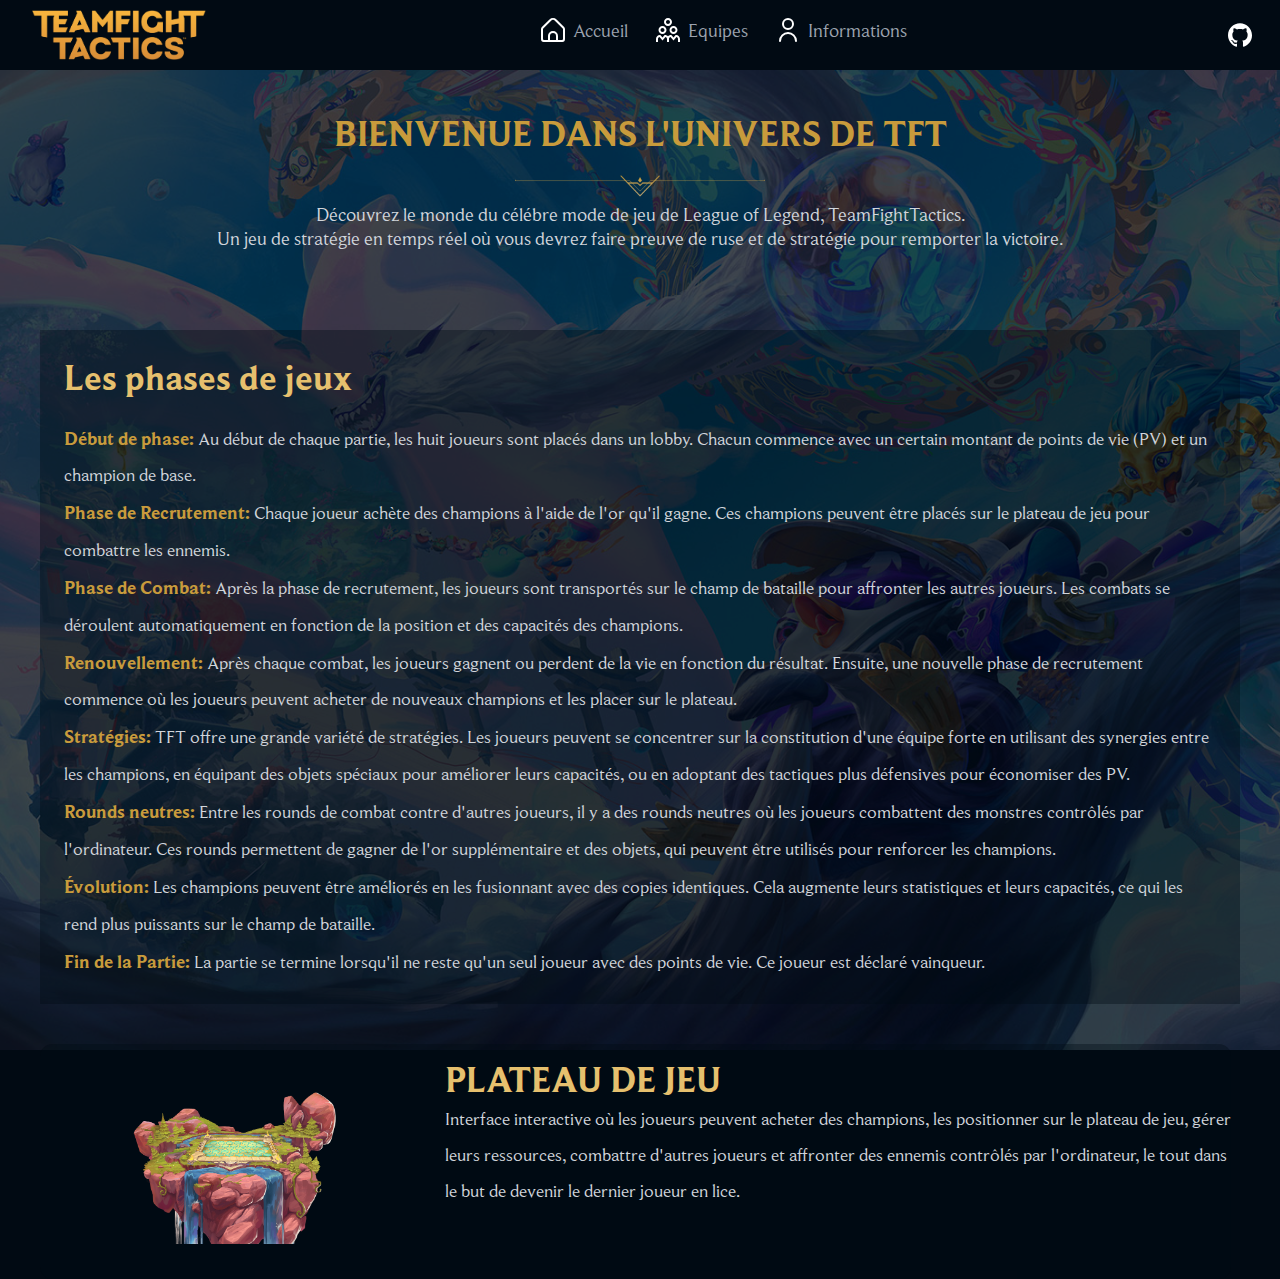
<file: index.html>
<!DOCTYPE html>
<html>
<head>
	<meta charset="utf-8" lang="fr">
	<meta name="viewport" content="width=device-width, initial-scale=1.0">
	<link rel="stylesheet" href="css/style.css" media="all">
	<link rel="shortcut icon" href="img/favicon.png" type="image/png">
	<title>TeamFightTactics Projet </title>
</head>
<body>
	<header>
		<a href="index.html">
			<h1>
				<img src="img/tft.png" alt="Logo TFT" id="logo" height="30"> 
			</h1>
		</a>
		<nav id="navtop">			
			<a class="selected">
				<img src="img/icons/home.svg" alt="home logo" height="24">
				<span>Accueil</span>
			</a>
			<a href="equipes.html">
				<img src="img/icons/team.svg" alt="team logo" height="24">
				<span>Equipes</span>
			</a>
			<a href="infosperso.html">
				<img src="img/icons/utilisateur.svg" alt="infos logo" height="24">
				<span>Informations</span>
			</a>
		</nav>
		<nav id="navtopright">
			<a href="https://github.com/Xamflex6"><img src="img/icons/github.svg" alt="github logo" height="24"></a>
		</nav>
	</header>
	<section class="presentation image-index">
		<div class="top-container">
			<h1 class="title">BIENVENUE DANS L'UNIVERS DE TFT</h1>	
			<img src="img/decorator-hr-lg.png" alt="decorateur" width="250">
			<p>
				Découvrez le monde du célébre mode de jeu de League of Legend, TeamFightTactics. <br />
				Un jeu de stratégie en temps réel où vous devrez faire preuve de ruse et de stratégie pour remporter la victoire.
			</p>
			<div class="container rules">
				<!-- Phases de jeux -->
				<div>
					<h2 class="title2">Les phases de jeux</h2>
					<p><span class="subtitle">Début de phase:</span> Au début de chaque partie, les huit joueurs sont placés dans un lobby. Chacun commence avec un certain montant de points de vie (PV) et un champion de base. </p>
					<p><span class="subtitle">Phase de Recrutement:</span> Chaque joueur achète des champions à l'aide de l'or qu'il gagne. Ces champions peuvent être placés sur le plateau de jeu pour combattre les ennemis. </p>
					<p><span class="subtitle">Phase de Combat:</span> Après la phase de recrutement, les joueurs sont transportés sur le champ de bataille pour affronter les autres joueurs. Les combats se déroulent automatiquement en fonction de la position et des capacités des champions. </p>
					<p><span class="subtitle">Renouvellement:</span> Après chaque combat, les joueurs gagnent ou perdent de la vie en fonction du résultat. Ensuite, une nouvelle phase de recrutement commence où les joueurs peuvent acheter de nouveaux champions et les placer sur le plateau. </p>
					<p><span class="subtitle">Stratégies:</span> TFT offre une grande variété de stratégies. Les joueurs peuvent se concentrer sur la constitution d'une équipe forte en utilisant des synergies entre les champions, en équipant des objets spéciaux pour améliorer leurs capacités, ou en adoptant des tactiques plus défensives pour économiser des PV. </p>
					<p><span class="subtitle">Rounds neutres:</span> Entre les rounds de combat contre d'autres joueurs, il y a des rounds neutres où les joueurs combattent des monstres contrôlés par l'ordinateur. Ces rounds permettent de gagner de l'or supplémentaire et des objets, qui peuvent être utilisés pour renforcer les champions. </p>
					<p><span class="subtitle">Évolution:</span> Les champions peuvent être améliorés en les fusionnant avec des copies identiques. Cela augmente leurs statistiques et leurs capacités, ce qui les rend plus puissants sur le champ de bataille. </p>
					<p><span class="subtitle">Fin de la Partie:</span> La partie se termine lorsqu'il ne reste qu'un seul joueur avec des points de vie. Ce joueur est déclaré vainqueur. </p>
				</div>
			</div>

			<section class="container">
				
				<div class="map">
					<div class="map-img">
						<img src="img/layer-2.png" alt="Map TFT" width="100%">
					</div>
					<div class="map-desc">
						<span class="title2"> PLATEAU DE JEU</span>
						<p> Interface interactive où les joueurs peuvent acheter des champions, les positionner sur le plateau de jeu, gérer leurs ressources, combattre d'autres joueurs et affronter des ennemis contrôlés par l'ordinateur, le tout dans le but de devenir le dernier joueur en lice.</p>
					</div>
			
				</div>

			</section>
		</div>
	</section>

</body>
</html>
</file>
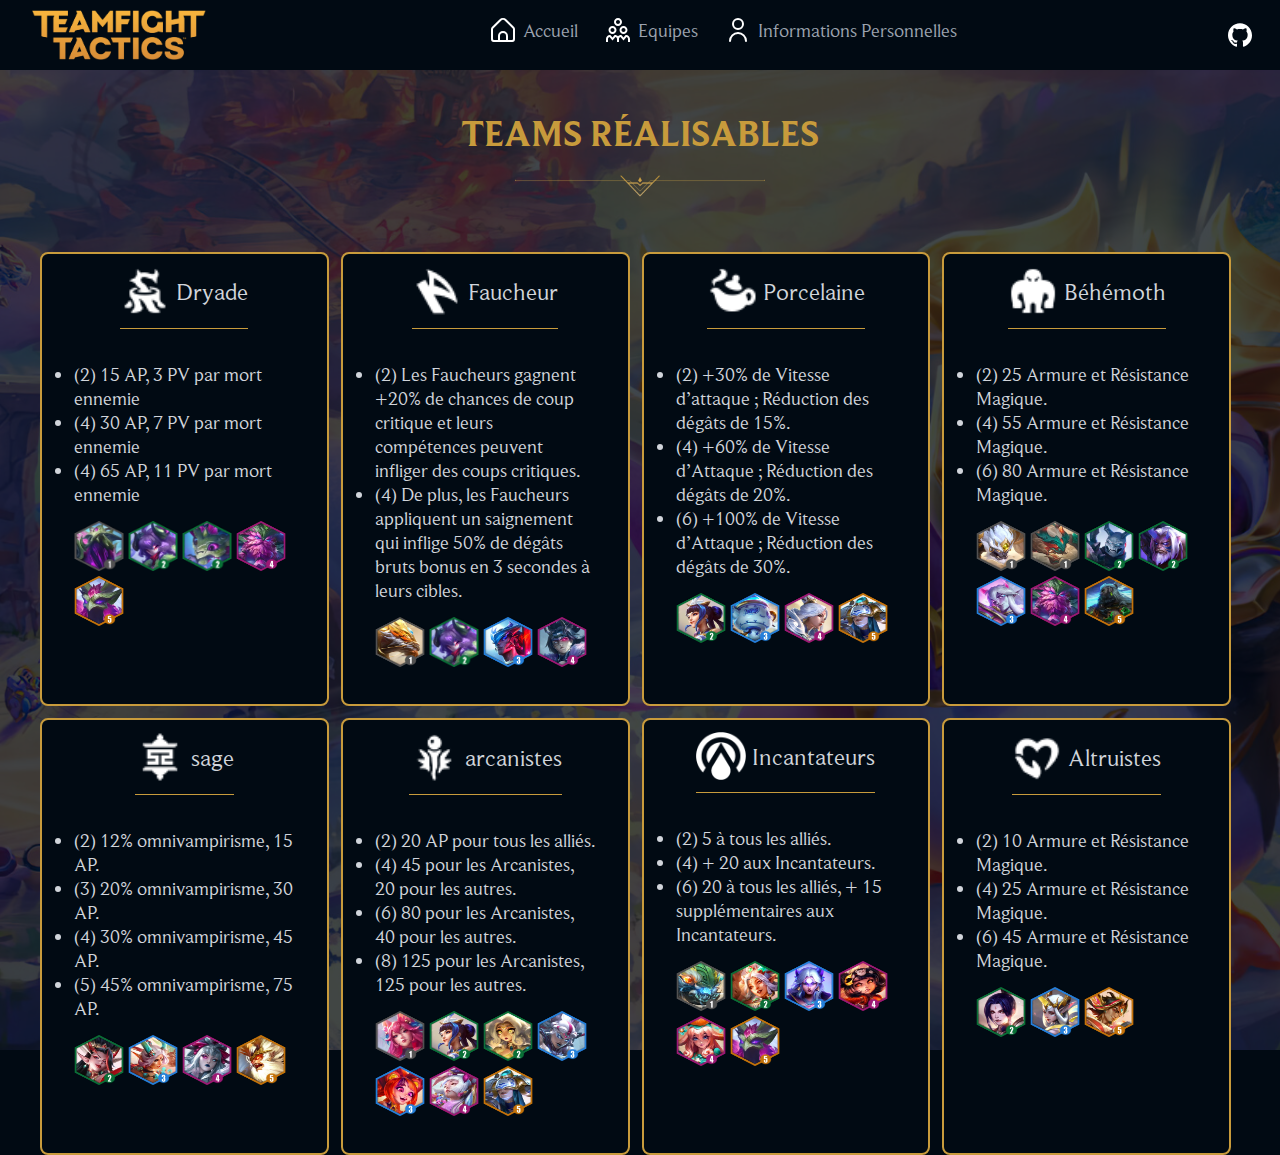
<file: equipes.html>
<!DOCTYPE html>
<html>
<head>
	<meta charset="utf-8">
	<meta name="viewport" content="width=device-width, initial-scale=1.0" lang="fr">
	<link rel="stylesheet" href="css/style.css" media="all">
	<link rel="shortcut icon" href="img/favicon.png" type="image/png">
	<title>TeamFightTactics Projet DevWeb </title>
</head>
<body>
	<header>
		<a href="index.html">
			<h1>
				<img src="img/tft.png" alt="Logo TFT" id="logo" height="30"> 
			</h1>
		</a>
		<nav id="navtop">	
			<a href="/">
				<img src="img/icons/home.svg" alt="home logo" height="24">
				<span>Accueil</span>
			</a>		
			<a href="equipes.html">
				<img src="img/icons/team.svg" alt="team logo" height="24">
				<span>Equipes</span>
			</a>
			<a href="infosperso.html">
				<img src="img/icons/utilisateur.svg" alt="info logo" height="24">
				<span>Informations Personnelles</span>
			</a>
		</nav>
		<nav id="navtopright">
			<a href="https://github.com/Xamflex6"><img src="img/icons/github.svg" alt="GitHub" height="24"></a>
		</nav>
	</header>
	<section class="presentation image-equipes">
		<div class="top-container">
			<h1 class="title">TEAMS RÉALISABLES</h1>
			<img src="img/decorator-hr-lg.png" alt="decorateur" width="250">
			<div class="container">
				<div class="grid-parent">
					<div class="grid-elem">
						<div class="grid-head">
							<img src="img/LogoTeams/dryad.png" alt="dryade logo">
							<span>Dryade</span>
							
						</div>
						<p>
							<ul>
								<li>(2) 15 AP, 3 PV par mort ennemie </li>
								<li>(4) 30 AP, 7 PV par mort ennemie</li>
								<li>(4) 65 AP, 11 PV par mort ennemie</li>
								<div class="persos-tft">
									<img src="img/PersoTeam/reksai.webp" alt="reksai" height="50px">
									<img src="img/PersoTeam/kindred.webp" alt="kindred" height="50px">
									<img src="img/PersoTeam/gnar.webp" alt="gnar" height="50px">
									<img src="img/PersoTeam/ornn.webp" alt="ornn" height="50px">
									<img src="img/PersoTeam/azir.webp" alt="azir" height="50px">
								</div>
							</ul>
						</p>
					</div>
					<div class="grid-elem">
							<div class="grid-head">
								<img src="img/LogoTeams/reaper.png" alt="dryade logo">
								<span>Faucheur</span>
							</div>
							<p>
								<ul>
									<li>(2) Les Faucheurs gagnent +20% de chances de coup critique et leurs compétences peuvent infliger des coups critiques. </li>
									<li>(4) De plus, les Faucheurs appliquent un saignement qui inflige 50% de dégâts bruts bonus en 3 secondes à leurs cibles.</li>
									<div class="persos-tft">
										<img src="img/PersoTeam/khazix.webp" alt="khazix" height="50px">
										<img src="img/PersoTeam/kindred.webp" alt="kindred" height="50px">
										<img src="img/PersoTeam/yone.webp" alt="yone" height="50px">
										<img src="img/PersoTeam/kayn.webp" alt="kayn" height="50px">
									</div>
								</ul>
							</p>
					</div>
					<div class="grid-elem">
						<div class="grid-head">
							<img src="img/LogoTeams/porcelain.png" alt="porcelain logo">
							<span>Porcelaine</span>
						</div>
						<p>
							<ul>
								<li>(2) +30% de Vitesse d’attaque ; Réduction des dégâts de 15%. </li>
								<li>(4) +60% de Vitesse d’Attaque ; Réduction des dégâts de 20%.</li>
								<li>(6) +100% de Vitesse d’Attaque ; Réduction des dégâts de 30%.</li>
								<div class="persos-tft">
									<img src="img/PersoTeam/lux.webp" alt="lux" height="50px">
									<img src="img/PersoTeam/amumu.webp" alt="amumu" height="50px">
									<img src="img/PersoTeam/ashe.webp" alt="ashe" height="50px">
									<img src="img/PersoTeam/lissandra.webp" alt="lissandra" height="50px">
								</div>
							</ul>
						</p>
				</div>
					<div class="grid-elem">
						<div class="grid-head">
							<img src="img/LogoTeams/behemoth.png" alt="Béhémoth logo">
							<span>Béhémoth</span>
						</div>
						<p>
							<ul>
								<li>(2) 25 Armure et Résistance Magique. </li>
								<li>(4) 55 Armure et Résistance Magique. </li>
								<li>(6) 80 Armure et Résistance Magique.</li>
								<div class="persos-tft">
									<img src="img/PersoTeam/malphite.webp" alt="malphite" height="50px">
									<img src="img/PersoTeam/chogath.webp" alt="chogath" height="50px">
									<img src="img/PersoTeam/shen.webp" alt="shen" height="50px">
									<img src="img/PersoTeam/yorick.webp" alt="yorick" height="50px">
									<img src="img/PersoTeam/thresh.webp" alt="thresh" height="50px">
									<img src="img/PersoTeam/ornn.webp" alt="ornn" height="50px">
									<img src="img/PersoTeam/udyr.webp" alt="udyr" height="50px">
								</div>
							</ul>
						</p>
					</div>
					<div class="grid-elem">
						<div class="grid-head">
							<img src="img/LogoTeams/sage.png" alt="sage logo">
							<span>sage</span>
						</div>
						<p>
							<ul>
								<li>(2) 12% omnivampirisme, 15 AP. </li>
								<li>(3) 20% omnivampirisme, 30 AP.</li>
								<li>(4) 30% omnivampirisme, 45 AP.</li>
								<li>(5) 45% omnivampirisme, 75 AP.</li>
								<div class="persos-tft">
									<img src="img/PersoTeam/zyra.webp" alt="zyra" height="50px">
									<img src="img/PersoTeam/diana.webp" alt="diana" height="50px">
									<img src="img/PersoTeam/morgana.webp" alt="morgana" height="50px">
									<img src="img/PersoTeam/wukong.webp" alt="wukong" height="50px">
								</div>
							</ul>
						</p>
					</div>
					<div class="grid-elem">
							<div class="grid-head">
								<img src="img/LogoTeams/arcanist.png" alt="arcanist logo">
								<span>arcanistes</span>
							</div>
							<p>
								<ul>
									<li>(2) 20 AP pour tous les alliés. </li>
									<li>(4) 45 pour les Arcanistes, 20 pour les autres.</li>
									<li>(6) 80 pour les Arcanistes, 40 pour les autres.</li>
									<li>(8) 125 pour les Arcanistes, 125 pour les autres.</li>
									<div class="persos-tft">
										<img src="img/PersoTeam/ahri.webp" alt="ahri" height="50px">
										<img src="img/PersoTeam/lux.webp" alt="" height="50px">
										<img src="img/PersoTeam/neeko.webp" alt="" height="50px">
										<img src="img/PersoTeam/illaoi.webp" alt="" height="50px">
										<img src="img/PersoTeam/zoe.webp" alt="" height="50px">
										<img src="img/PersoTeam/syndra.webp" alt="" height="50px">
										<img src="img/PersoTeam/lissandra.webp" alt="" height="50px">
									</div>
								</ul>
							</p>
					</div>
					<div class="grid-elem">
						<div class="grid-head">
							<img src="img/LogoTeams/invoker.png" alt="Incantateurs logo" height="48px">
							<span>Incantateurs</span>
						</div>
						<p>
							<ul>
								<li>(2) 5 à tous les alliés. </li>
								<li>(4) + 20 aux Incantateurs.</li>
								<li>(6) 20 à tous les alliés, + 15 supplémentaires aux Incantateurs.</li>
								<div class="persos-tft">
									<img src="img/PersoTeam/kogmaw.png" alt="kogmaw" height="50px">
									<img src="img/PersoTeam/janna.webp" alt="janna" height="50px">
									<img src="img/PersoTeam/alune.webp" alt="alune" height="50px">
									<img src="img/PersoTeam/annie.webp" alt="annie" height="50px">
									<img src="img/PersoTeam/lilia.webp" alt="lilia" height="50px">
									<img src="img/PersoTeam/azir.webp" alt="azir" height="50px">
								</div>
							</ul>
						</p>
				</div>
					<div class="grid-elem">
						<div class="grid-head">
							<img src="img/LogoTeams/altruist.png" alt="altruist">
							<span>Altruistes</span>
						</div>
						<p>
							<ul>
								<li>(2) 10 Armure et Résistance Magique. </li>
								<li>(4) 25 Armure et Résistance Magique. </li>
								<li>(6) 45 Armure et Résistance Magique.</li>
								<div class="persos-tft">
									<img src="img/PersoTeam/riven.webp" alt="riven" height="50px">
									<img src="img/PersoTeam/soraka.webp" alt="soraka" height="50px">
									<img src="img/PersoTeam/rakan.webp" alt="shen" height="50px">
								</div>
							</ul>
						</p>
					</div>
				</div>
			</div>
		</div>
	</section>
</body>
</html>
</file>
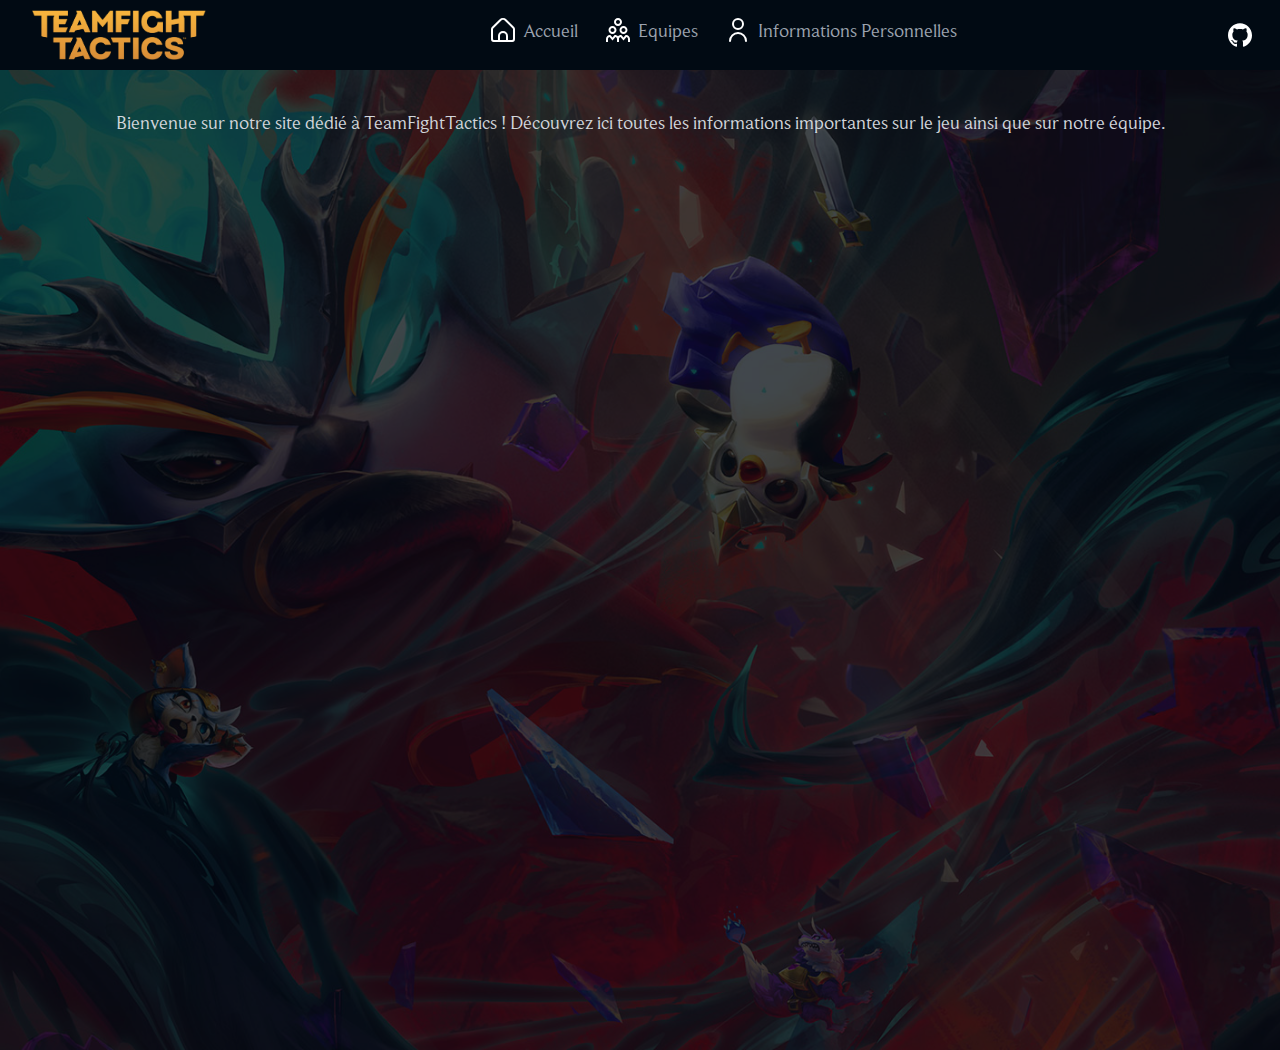
<file: infosperso.html>
<!DOCTYPE html>
<html>
<head>
	<meta charset="utf-8">
	<meta name="viewport" content="width=device-width, initial-scale=1.0" lang="fr">
	<link rel="stylesheet" href="css/style.css" media="all">
	<link rel="shortcut icon" href="img/favicon.png" type="image/png">
	<title>TeamFightTactics Projet DevWeb </title>
</head>
<body>
	<header>
		<a href="index.html">
			<h1>
				<img src="img/tft.png" alt="Logo TFT" id="logo" height="30"> 
			</h1>
		</a>
		<nav id="navtop">
			<a href="/">
				<img src="img/icons/home.svg" alt="home logo" height="24">
				<span>Accueil</span>
			</a>			
			<a href="equipes.html">
				<img src="img/icons/team.svg" alt="team logo" height="24">
				<span>Equipes</span>
			</a>
			<a href="infosperso.html">
				<img src="img/icons/utilisateur.svg" alt="Info logo" height="24">
				<span>Informations Personnelles</span>
			</a>
		</nav>
		<nav id="navtopright">
			<a href="https://github.com/Xamflex6"><img src="img/icons/github.svg" alt="GitHub" height="24"></a>
		</nav>
	</header>
	<section class="presentation image-infosperso">
		<div class="top-container">
			<p>Bienvenue sur notre site dédié à TeamFightTactics ! Découvrez ici toutes les informations importantes sur le jeu ainsi que sur notre équipe.</p>
		</div>
	</section>
</body>
</html>
</file>
<file: css/style.css>
@font-face {
    font-family: "BeaufortforLOL";
    src: url(/fonts/BeaufortforLOL-Regular.ttf);
}

@font-face {
    font-family: "BeaufortforLOL Bold";
    src: url(/fonts/BeaufortforLOL-Bold.ttf);
}

* {
  margin: 0;
  padding: 0;
  text-decoration: none;
  font-family: "BeaufortforLOL";
  font-size: 1.1rem;
}

body{
    background: #010a13;
}


.container{
    margin-left: auto;
    margin-right: auto;
    max-width: 80rem;
    padding-right: 0.5rem;
}

.presentation{
    background-size: cover;
    background-position: 65%;
}

.image-index{
    background-image: url("/img/wallpapers/TFT_Set4_KeyArtV2.jpg");
}

.image-description{
    background-image: url("/img/wallpapers/TFT_Set7_Champs_TraitsThumb.jpg");
}

.image-equipes{
    background-image: url("/img/wallpapers/penguin-tft-teamfight-tactics-hd-wallpaper-1920x1080-uhdpaper.com-743.1_a.jpg");
}

.image-infosperso{
    background-image: url("/img/wallpapers/fond\ infos\ persos.jpg")
}

header {
    background-color: #010a13;
    text-align: center;
}

header a{
    transition: .5s ease-in-out all;
}

header a:hover, header a:active {
    transform: scale(1.1);
    border-radius: 12px;   
}

h1 {
    display: flex;
    justify-content: center;
    margin: 0;
    text-align: center;
    color: #ffffff;
    font-size: 50px;
}

#navtop {
    display: flex;
    flex-direction: column;
    justify-content: center;
    margin-bottom: 10px;
    gap: 10px;
}


#navtopright {
    display: flex;
    flex-direction: row;
    justify-content: flex-end;
    border-radius: 20px;
}

#navtop a{
    display: flex;
    align-items: center;
    gap: 8px;
    color: rgb(156 163 175);
    margin: 5px;
    padding: 4px;
    border-radius: 12px;
    transition: .5s ease-in-out all;
}

#navtopright img{
    padding: 6px;
    justify-content: stretch;
}

#logo {
    padding: 10px;
    height: 50px;
    margin: 0 10px 0 0;
}

.presentation {
    text-align: center;
}

.container p {
    font-size: 18px;
    line-height: 2;
}


.top-container{
    background-color: rgba(1, 10, 19, 0.75);
    padding: 40px;
    color: rgb(209 213 219);
    height: 100vh;
}

.title{
    padding-bottom: 20px;
    font-size: 36px;
    color: #c89b3c;
    font-weight: 700;
    font-family: "BeaufortforLOL Bold";
}

.title2{
    padding-bottom: 20px;
    font-size: 36px;
    color: #e6c06e;
    font-weight: 700;
    font-family: "BeaufortforLOL Bold";
}
.subtitle{
    color: #c89b3c;
    font-family: "BeaufortforLOL Bold";
}

.grid-parent{
    display: grid;
    margin-top: 50px;
    grid-template-columns: repeat(1, 1fr);
    gap: 12px;
}

.grid-elem{
    display: flex;
    background-color: #010a13;
    border: #c89b3c 2.5px solid;
    width: auto;
    padding: 12px;
    min-height: 100px;
    border-radius: 8px;
    transition: .5s ease-in-out all;
    align-items: center;
    justify-content: start;
    flex-direction: column;
}

.grid-elem img{
    min-width: 50px;
}

.grid-elem ul{
    text-align: start;
    padding: 20px;
}

.grid-head{
    display: flex;
    flex-direction: row;
    align-items: center;
    justify-content: start;
    padding-bottom: 12.5px;
    margin-bottom: 12.5px;
    border-bottom: #c89b3c 1px solid;
    gap: 6px;
}

.grid-head span{
    font-size: 24px;
}



.grid-elem:hover{
    box-shadow: 1px 1px 125px 1px rgba(200,155,60,0.5);
}

.persos-tft{
    margin-top: 15px;
}

.rules{
    padding: 24px;
    margin-top: 80px;
    background-color: rgba(1, 10, 19, 0.365); 
    justify-content: start;
    text-align: start;    
}

.map{
    background-color: rgba(1, 10, 19, 0.365); 
    border-radius: 12px;
    display: flex;
    flex-direction: column;
    gap : 12px;
    margin-top: 40px;
}

.map-desc{
    text-align: start;
    padding-top: 12px;
    padding-bottom: 12px;
}

.map-img{
    width: 100%;
    height: auto;
    margin-bottom: 30px;
}




@media screen and (min-width: 720px) {
    header {
        display: flex;
        justify-content: space-between;
    }
    #navtop {
        display: flex;
        flex-direction: row;
    }
    header a {
        display: flex;
        align-items: center;
    }

    header{
        padding: 0 22px 0 22px;
    }
    .grid-parent{
        grid-template-columns: repeat(2, 1fr);
    }
    
}


@media only screen and (min-width: 1024px) {
    .grid-parent{
        grid-template-columns: repeat(4, 1fr);
    }
    .map{
        flex-direction: row;
    }
    .map-img{
        width: 33%;
        height: auto;
    }
    .map-desc{
        width: 66%;
    }
}
</file>
